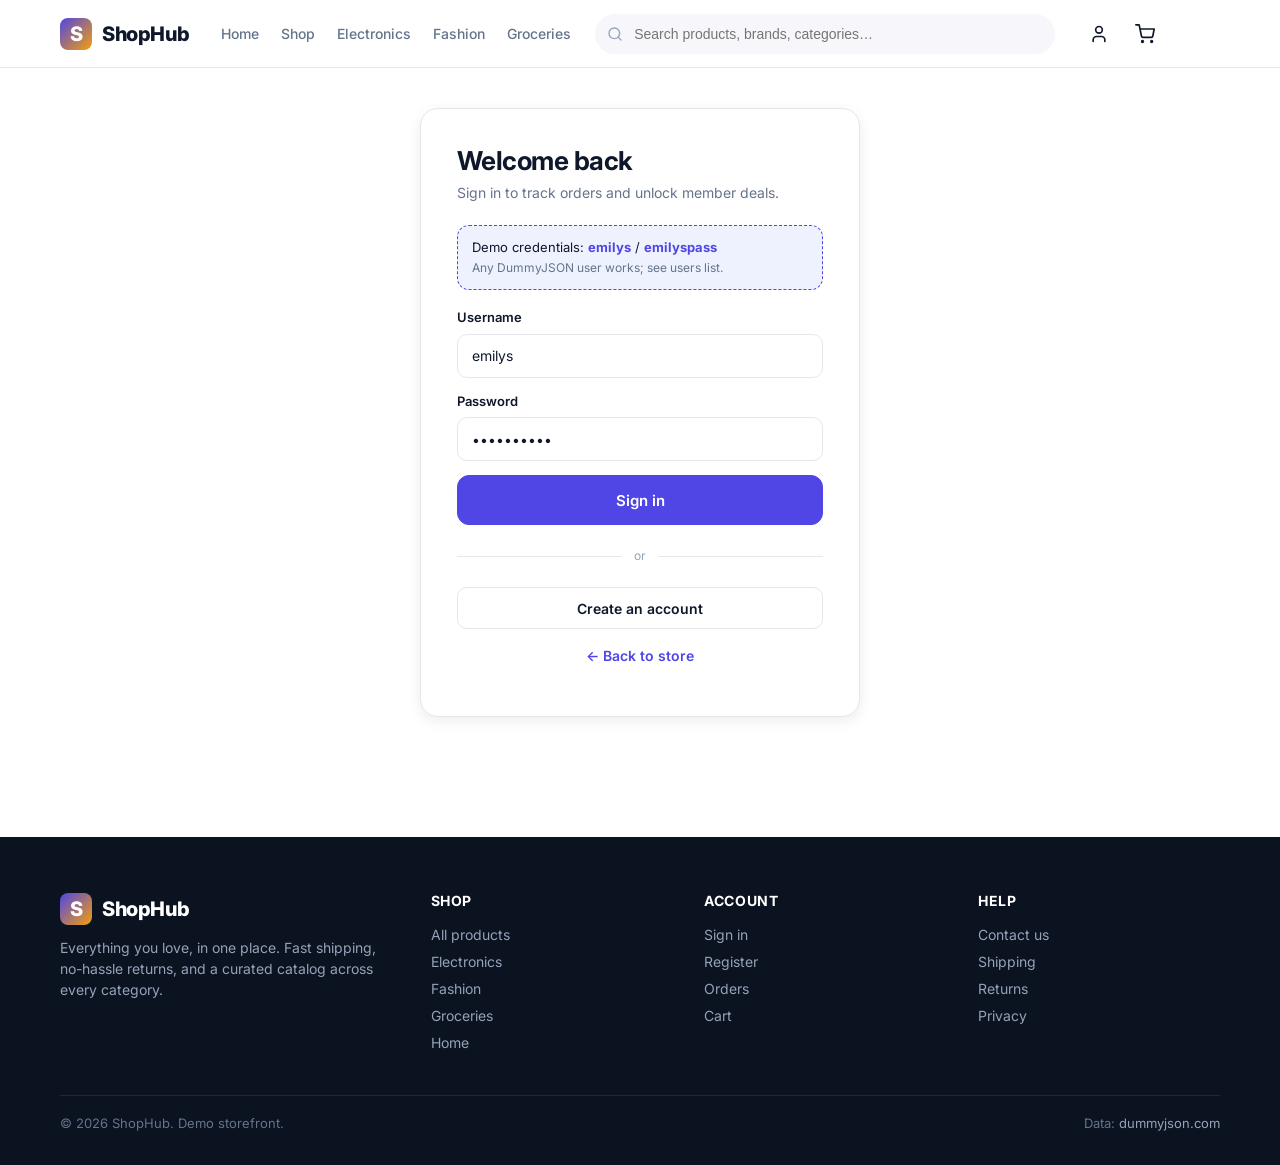
<file: account.html>
<!DOCTYPE html>
<html lang="en">
<head>
  <meta charset="UTF-8" />
  <meta name="viewport" content="width=device-width, initial-scale=1.0" />
  <title>Account · ShopHub</title>
  <link rel="preconnect" href="https://fonts.googleapis.com">
  <link rel="preconnect" href="https://fonts.gstatic.com" crossorigin>
  <link href="https://fonts.googleapis.com/css2?family=Inter:wght@400;500;600;700;800&display=swap" rel="stylesheet">
  <link rel="icon" href="assets/favicon.svg" type="image/svg+xml" />
  <link rel="stylesheet" href="css/styles.css" />
</head>
<body>
  <div id="site-header"></div>

  <main class="container">
    <h1 style="margin:32px 0 24px;">My account</h1>
    <div id="account-root"></div>
  </main>

  <div id="site-footer"></div>

  <script src="js/api.js"></script>
  <script src="js/auth.js"></script>
  <script src="js/cart.js"></script>
  <script src="js/ui.js"></script>
  <script src="js/account.js"></script>
</body>
</html>
</file>
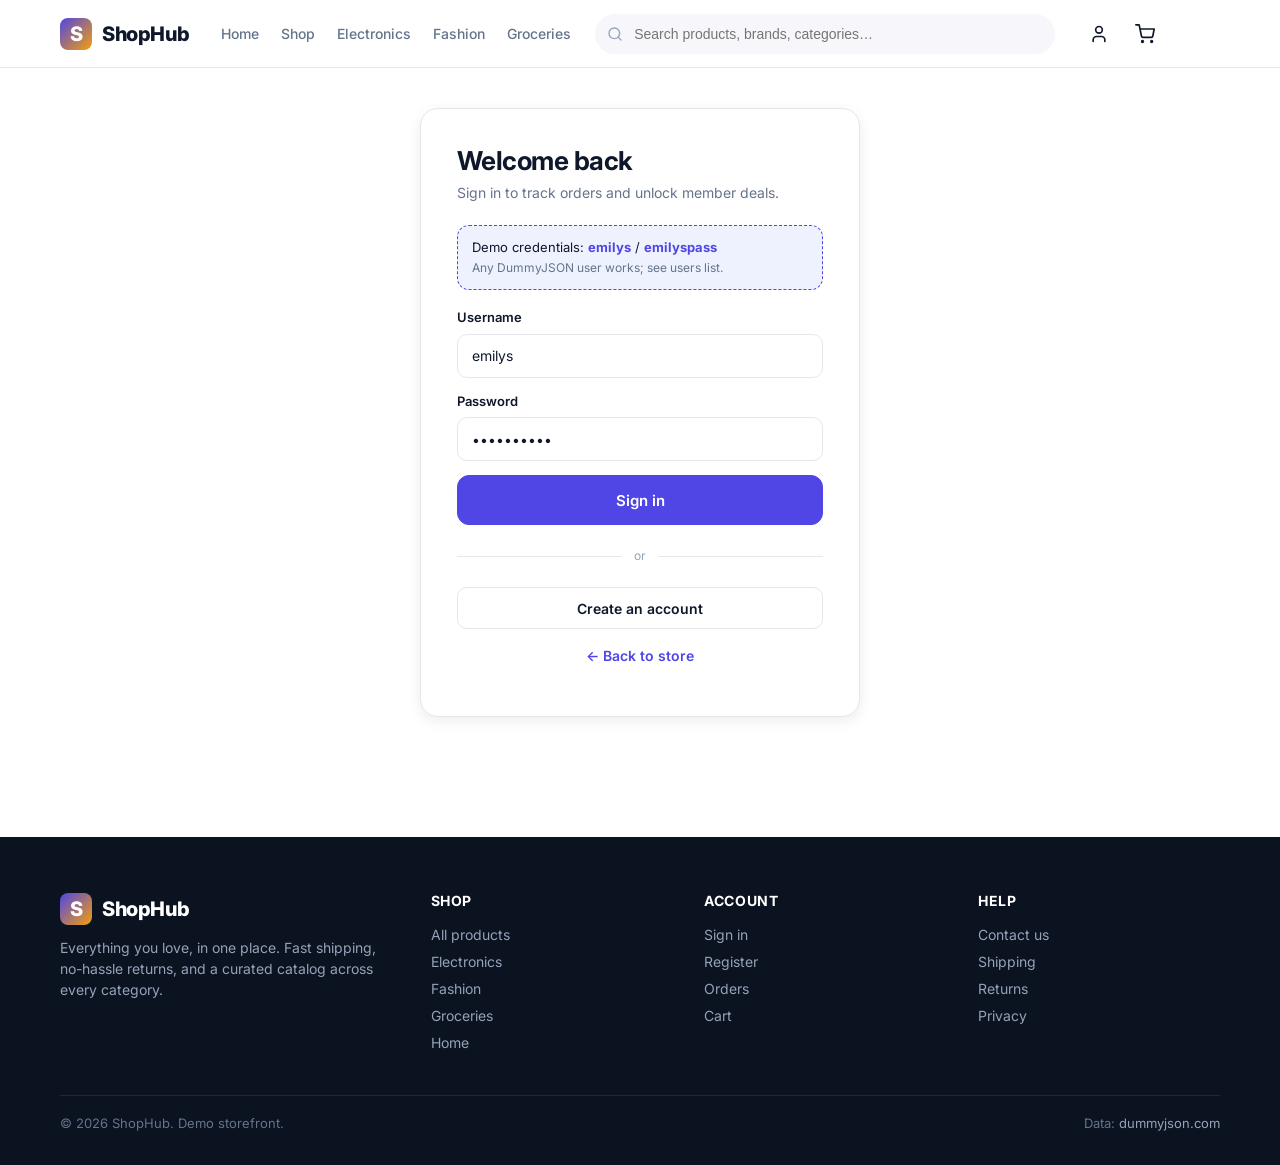
<file: admin.html>
<!DOCTYPE html>
<html lang="en">
<head>
  <meta charset="UTF-8" />
  <meta name="viewport" content="width=device-width, initial-scale=1.0" />
  <title>Admin · ShopHub</title>
  <link rel="preconnect" href="https://fonts.googleapis.com">
  <link rel="preconnect" href="https://fonts.gstatic.com" crossorigin>
  <link href="https://fonts.googleapis.com/css2?family=Inter:wght@400;500;600;700;800&display=swap" rel="stylesheet">
  <link rel="icon" href="assets/favicon.svg" type="image/svg+xml" />
  <link rel="stylesheet" href="css/styles.css" />
</head>
<body>
  <div id="site-header"></div>

  <main class="container admin-layout">
    <div style="display:flex;justify-content:space-between;align-items:flex-end;margin-bottom:24px;flex-wrap:wrap;gap:12px;">
      <div>
        <span class="kicker">Admin</span>
        <h1 style="margin:6px 0 0;">Dashboard</h1>
      </div>
      <div style="display:flex;gap:8px;align-items:center;">
        <span class="muted" style="font-size:13px;">Logged in as <b id="admin-name" style="color:var(--text);"></b></span>
      </div>
    </div>

    <div class="admin-stats" id="stats"></div>

    <div class="admin-toolbar">
      <input id="admin-search" placeholder="Search products by title…" style="height:40px;padding:0 14px;border:1px solid var(--border);border-radius:10px;background:var(--bg-elev);font-size:14px;min-width:280px;color:var(--text);"/>
      <button class="btn" id="add-product">+ Add product</button>
    </div>

    <div class="table-wrap">
      <table class="data">
        <thead>
          <tr>
            <th></th>
            <th>Product</th>
            <th>Category</th>
            <th>Brand</th>
            <th>Price</th>
            <th>Stock</th>
            <th>Rating</th>
            <th style="text-align:right;">Actions</th>
          </tr>
        </thead>
        <tbody id="rows"></tbody>
      </table>
    </div>
  </main>

  <!-- product modal -->
  <div class="modal-backdrop" id="modal-backdrop">
    <div class="modal">
      <button class="close" id="modal-close" aria-label="Close">×</button>
      <h3 id="modal-title">Add product</h3>
      <form id="product-form">
        <input type="hidden" name="id"/>
        <div class="form-group"><label>Title</label><input name="title" required/></div>
        <div class="form-row">
          <div class="form-group"><label>Category</label><input name="category" required/></div>
          <div class="form-group"><label>Brand</label><input name="brand"/></div>
        </div>
        <div class="form-row">
          <div class="form-group"><label>Price (USD)</label><input name="price" type="number" min="0" step="0.01" required/></div>
          <div class="form-group"><label>Discount %</label><input name="discountPercentage" type="number" min="0" max="100" step="0.1" value="0"/></div>
        </div>
        <div class="form-row">
          <div class="form-group"><label>Stock</label><input name="stock" type="number" min="0" value="0" required/></div>
          <div class="form-group"><label>Rating</label><input name="rating" type="number" min="0" max="5" step="0.1" value="4.5"/></div>
        </div>
        <div class="form-group"><label>Thumbnail URL</label><input name="thumbnail" type="url"/></div>
        <div class="form-group"><label>Description</label><textarea name="description"></textarea></div>
        <div style="display:flex;gap:8px;justify-content:flex-end;">
          <button type="button" class="btn secondary" id="modal-cancel">Cancel</button>
          <button type="submit" class="btn" id="modal-save">Save</button>
        </div>
      </form>
    </div>
  </div>

  <div id="site-footer"></div>

  <script src="js/api.js"></script>
  <script src="js/auth.js"></script>
  <script src="js/cart.js"></script>
  <script src="js/ui.js"></script>
  <script src="js/admin.js"></script>
</body>
</html>
</file>
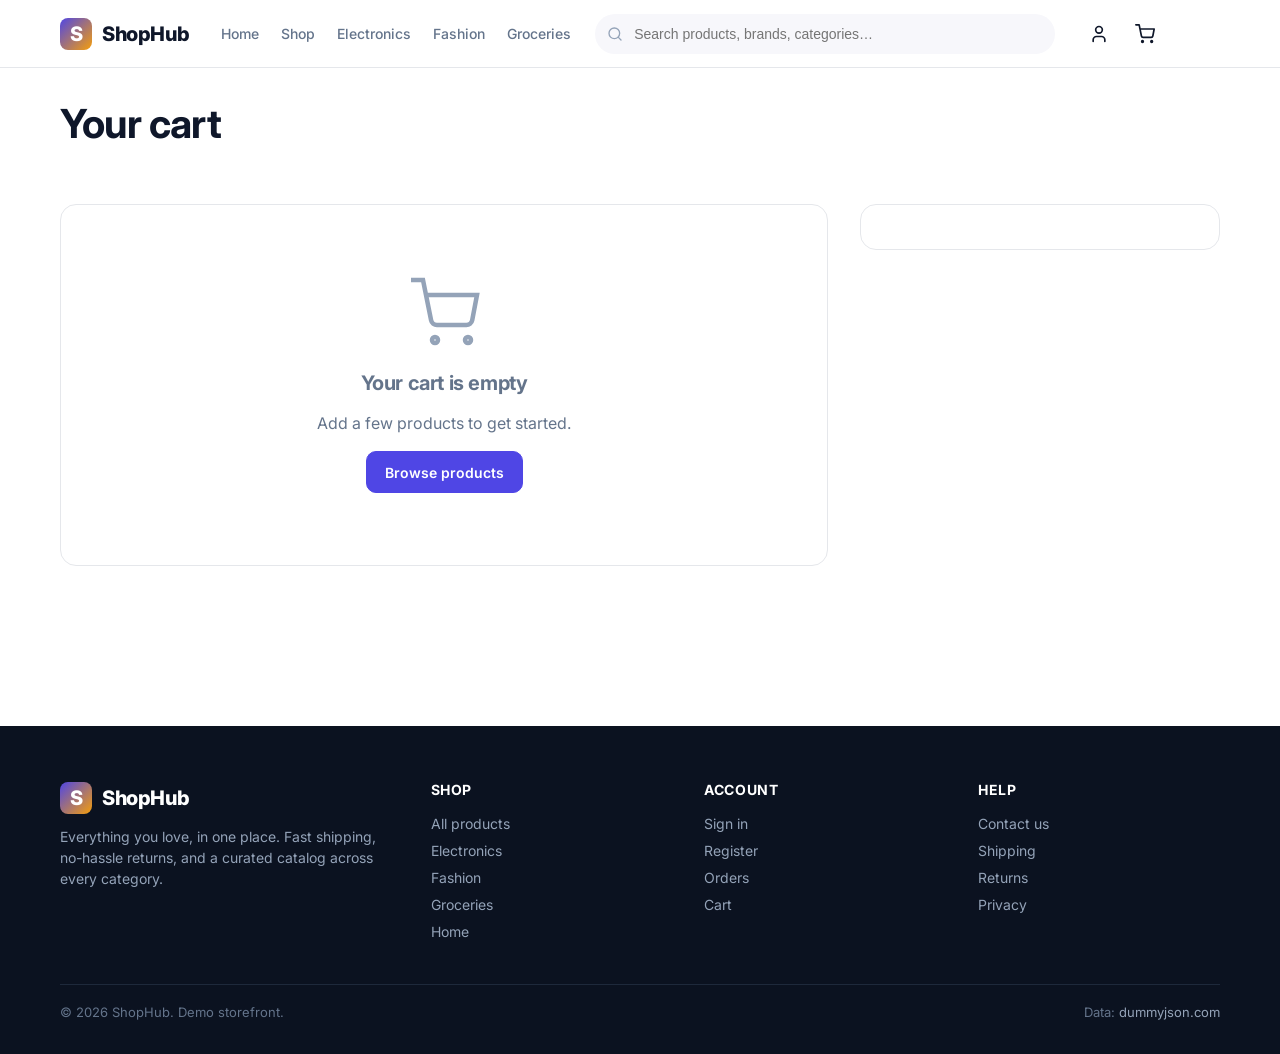
<file: cart.html>
<!DOCTYPE html>
<html lang="en">
<head>
  <meta charset="UTF-8" />
  <meta name="viewport" content="width=device-width, initial-scale=1.0" />
  <title>Cart · ShopHub</title>
  <link rel="preconnect" href="https://fonts.googleapis.com">
  <link rel="preconnect" href="https://fonts.gstatic.com" crossorigin>
  <link href="https://fonts.googleapis.com/css2?family=Inter:wght@400;500;600;700;800&display=swap" rel="stylesheet">
  <link rel="icon" href="assets/favicon.svg" type="image/svg+xml" />
  <link rel="stylesheet" href="css/styles.css" />
</head>
<body>
  <div id="site-header"></div>

  <main class="container">
    <h1 style="margin:32px 0 24px;">Your cart</h1>
    <div class="cart-layout">
      <div id="cart-items" class="cart-items"></div>
      <aside class="summary" id="summary"></aside>
    </div>
  </main>

  <div id="site-footer"></div>

  <script src="js/api.js"></script>
  <script src="js/auth.js"></script>
  <script src="js/cart.js"></script>
  <script src="js/ui.js"></script>
  <script src="js/cart-page.js"></script>
</body>
</html>
</file>
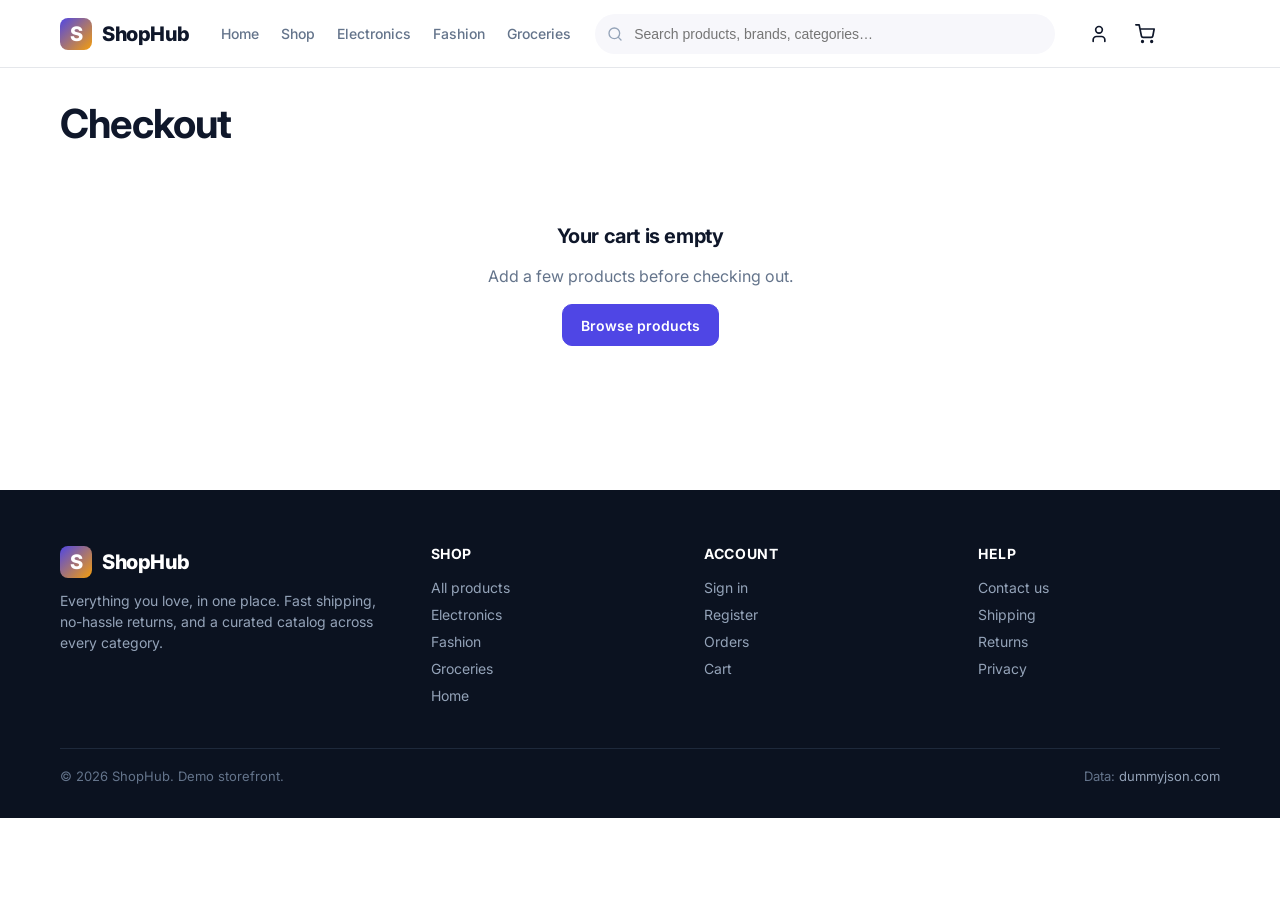
<file: checkout.html>
<!DOCTYPE html>
<html lang="en">
<head>
  <meta charset="UTF-8" />
  <meta name="viewport" content="width=device-width, initial-scale=1.0" />
  <title>Checkout · ShopHub</title>
  <link rel="preconnect" href="https://fonts.googleapis.com">
  <link rel="preconnect" href="https://fonts.gstatic.com" crossorigin>
  <link href="https://fonts.googleapis.com/css2?family=Inter:wght@400;500;600;700;800&display=swap" rel="stylesheet">
  <link rel="icon" href="assets/favicon.svg" type="image/svg+xml" />
  <link rel="stylesheet" href="css/styles.css" />
</head>
<body>
  <div id="site-header"></div>

  <main class="container">
    <h1 style="margin:32px 0 12px;">Checkout</h1>
    <div id="checkout-root"></div>
  </main>

  <div id="site-footer"></div>

  <script src="js/api.js"></script>
  <script src="js/auth.js"></script>
  <script src="js/cart.js"></script>
  <script src="js/ui.js"></script>
  <script src="js/checkout.js"></script>
</body>
</html>
</file>
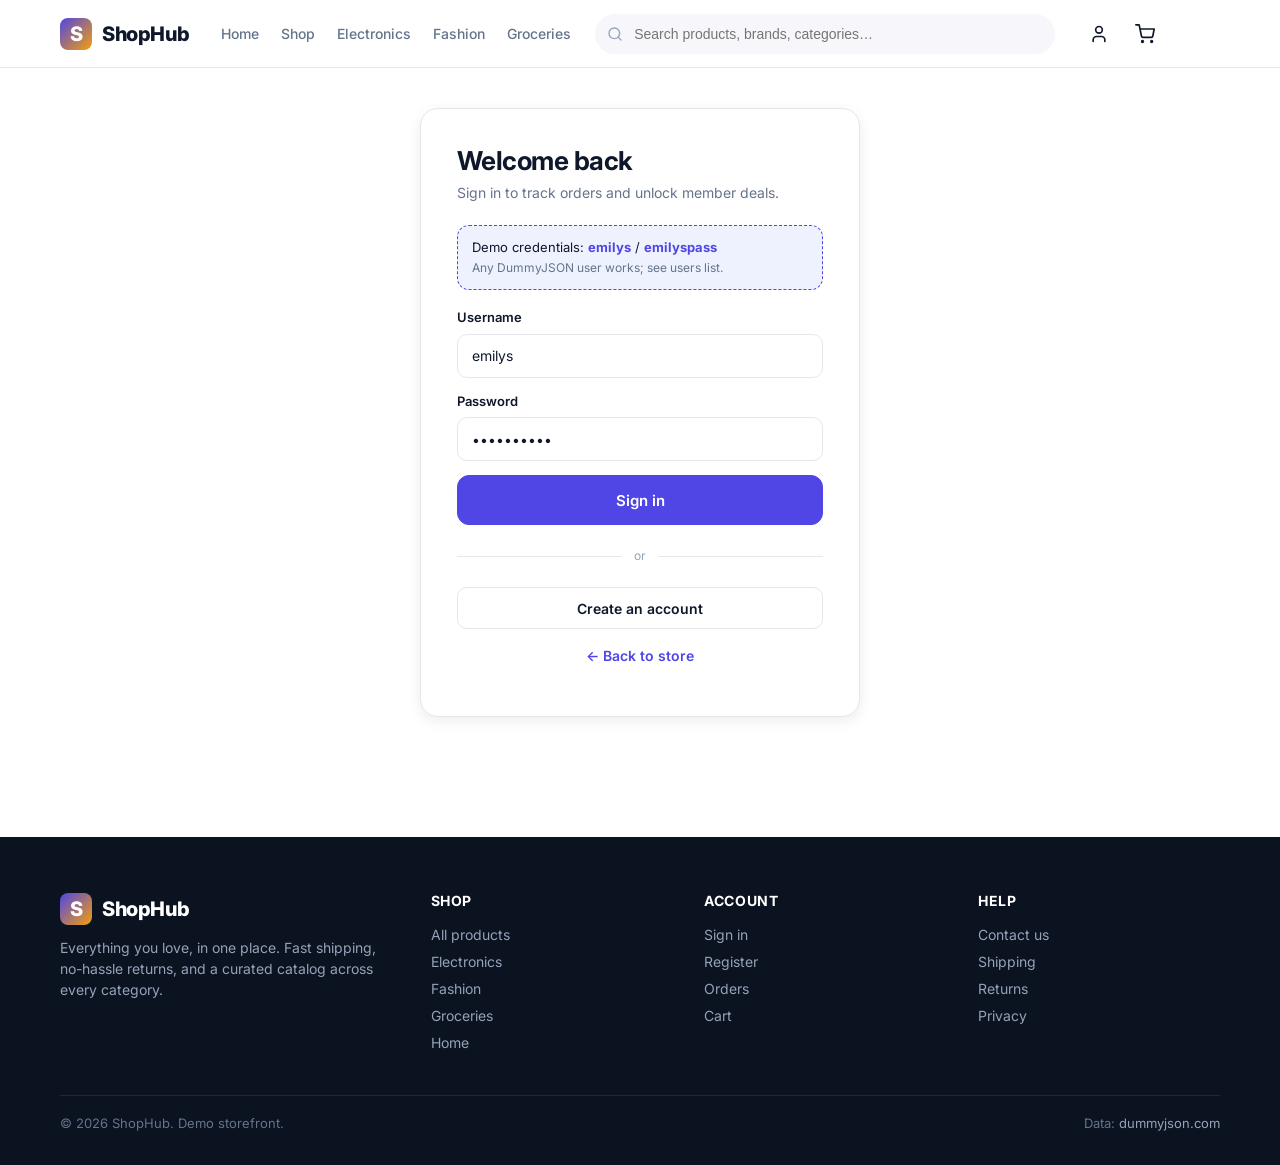
<file: login.html>
<!DOCTYPE html>
<html lang="en">
<head>
  <meta charset="UTF-8" />
  <meta name="viewport" content="width=device-width, initial-scale=1.0" />
  <title>Sign in · ShopHub</title>
  <link rel="preconnect" href="https://fonts.googleapis.com">
  <link rel="preconnect" href="https://fonts.gstatic.com" crossorigin>
  <link href="https://fonts.googleapis.com/css2?family=Inter:wght@400;500;600;700;800&display=swap" rel="stylesheet">
  <link rel="icon" href="assets/favicon.svg" type="image/svg+xml" />
  <link rel="stylesheet" href="css/styles.css" />
</head>
<body>
  <div id="site-header"></div>

  <main class="auth-wrap">
    <div class="auth-card">
      <h1>Welcome back</h1>
      <p class="muted">Sign in to track orders and unlock member deals.</p>

      <div class="demo-box">
        Demo credentials: <b>emilys</b> / <b>emilyspass</b>
        <br><span class="muted" style="font-size:12px;">Any DummyJSON user works; see <a href="https://dummyjson.com/users" target="_blank" rel="noopener">users list</a>.</span>
      </div>

      <form id="login-form">
        <div class="form-group">
          <label>Username</label>
          <input name="username" required autocomplete="username" value="emilys"/>
        </div>
        <div class="form-group">
          <label>Password</label>
          <input name="password" type="password" required autocomplete="current-password" value="emilyspass"/>
        </div>
        <button class="btn block lg" type="submit" id="submit">Sign in</button>
      </form>

      <div class="divider">or</div>

      <a class="btn block secondary" href="register.html">Create an account</a>
      <p class="auth-foot"><a href="index.html">← Back to store</a></p>
    </div>
  </main>

  <div id="site-footer"></div>

  <script src="js/api.js"></script>
  <script src="js/auth.js"></script>
  <script src="js/cart.js"></script>
  <script src="js/ui.js"></script>
  <script src="js/login.js"></script>
</body>
</html>
</file>
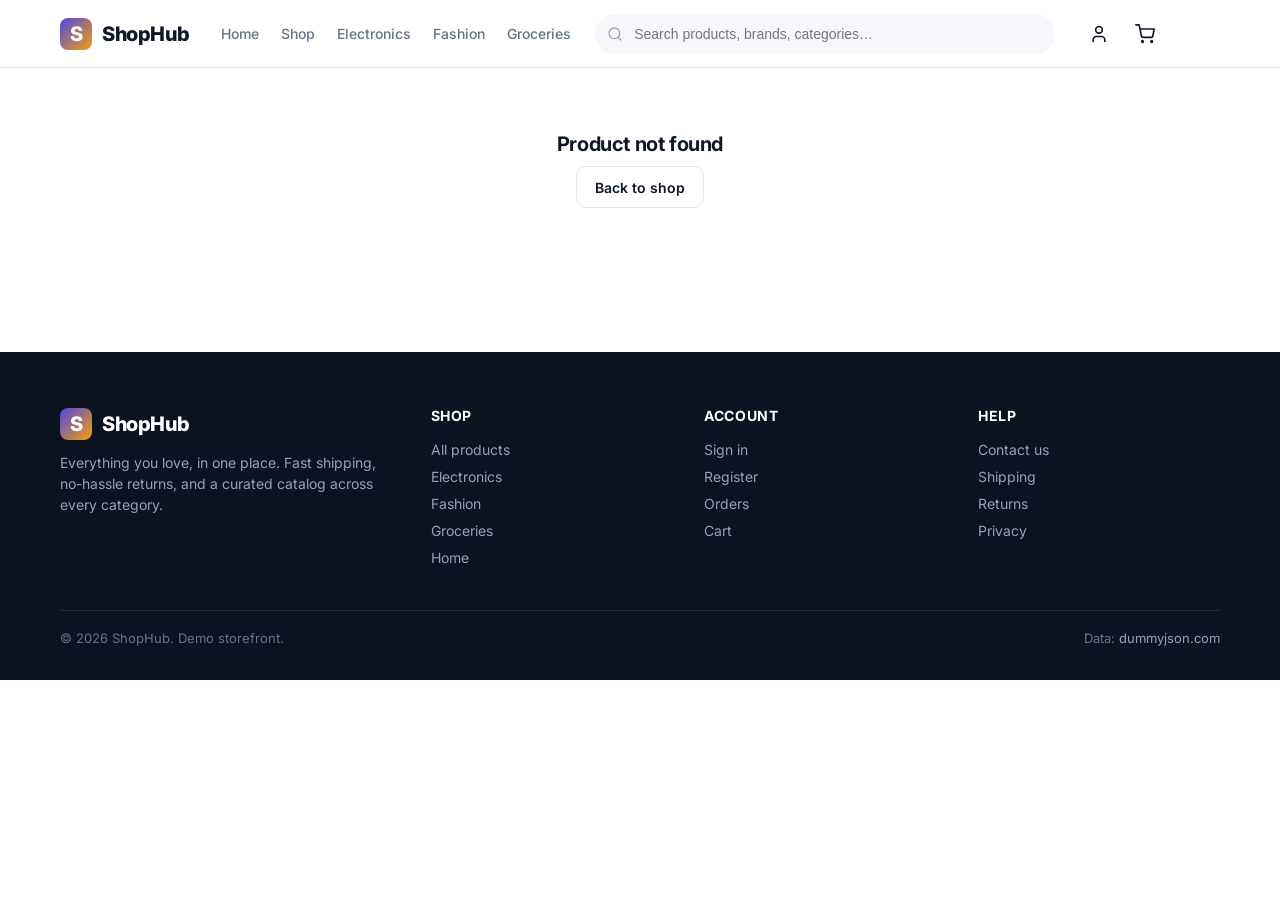
<file: product.html>
<!DOCTYPE html>
<html lang="en">
<head>
  <meta charset="UTF-8" />
  <meta name="viewport" content="width=device-width, initial-scale=1.0" />
  <title>Product · ShopHub</title>
  <link rel="preconnect" href="https://fonts.googleapis.com">
  <link rel="preconnect" href="https://fonts.gstatic.com" crossorigin>
  <link href="https://fonts.googleapis.com/css2?family=Inter:wght@400;500;600;700;800&display=swap" rel="stylesheet">
  <link rel="icon" href="assets/favicon.svg" type="image/svg+xml" />
  <link rel="stylesheet" href="css/styles.css" />
</head>
<body>
  <div id="site-header"></div>

  <main class="container">
    <div id="pd-content"></div>

    <section class="section" id="related-section" hidden>
      <div class="section-head"><h2>You may also like</h2></div>
      <div id="related" class="product-grid"></div>
    </section>
  </main>

  <div id="site-footer"></div>

  <script src="js/api.js"></script>
  <script src="js/auth.js"></script>
  <script src="js/cart.js"></script>
  <script src="js/ui.js"></script>
  <script src="js/product.js"></script>
</body>
</html>
</file>
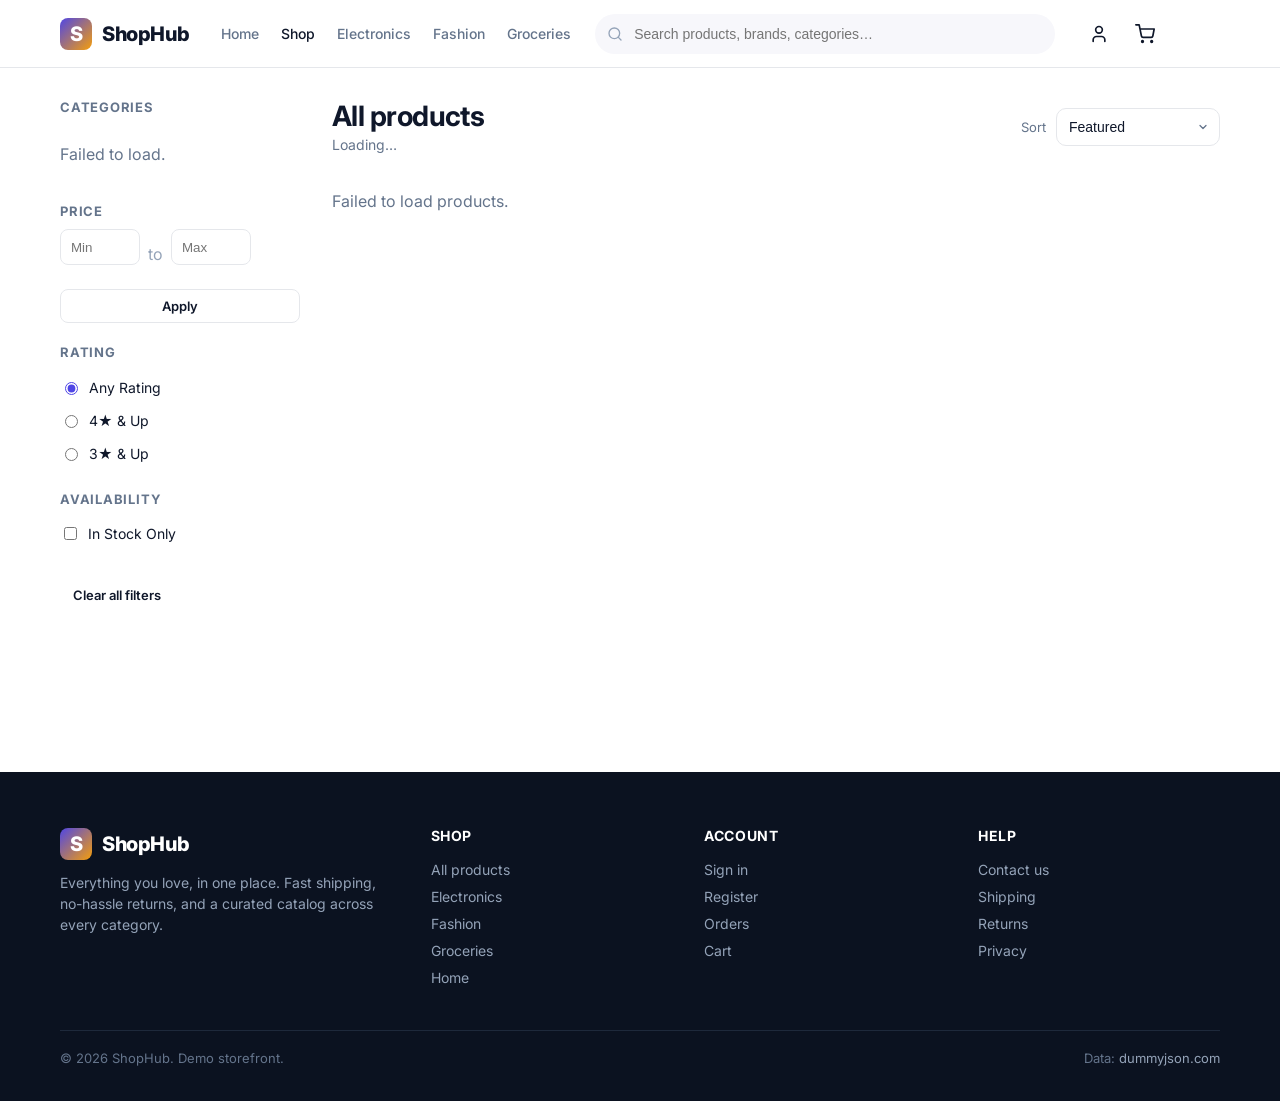
<file: products.html>
<!DOCTYPE html>
<html lang="en">
<head>
  <meta charset="UTF-8" />
  <meta name="viewport" content="width=device-width, initial-scale=1.0" />
  <title>Shop · ShopHub</title>
  <link rel="preconnect" href="https://fonts.googleapis.com">
  <link rel="preconnect" href="https://fonts.gstatic.com" crossorigin>
  <link href="https://fonts.googleapis.com/css2?family=Inter:wght@400;500;600;700;800&display=swap" rel="stylesheet">
  <link rel="icon" href="assets/favicon.svg" type="image/svg+xml" />
  <link rel="stylesheet" href="css/styles.css" />
</head>
<body>
  <div id="site-header"></div>

  <main class="container">
    <div class="listing">
      <aside class="filters">
        <div class="filter-group">
          <h4>Categories</h4>
          <div id="cat-filter" style="max-height:340px;overflow:auto;padding-right:8px;"></div>
        </div>
        <div class="filter-group">
          <h4>Price</h4>
          <div style="display:flex;gap:8px;align-items:center;">
            <input id="min-price" type="number" min="0" placeholder="Min" class="form-group" style="height:36px;padding:0 10px;border:1px solid var(--border);border-radius:8px;width:80px;background:var(--bg-elev);"/>
            <span class="dim">to</span>
            <input id="max-price" type="number" min="0" placeholder="Max" class="form-group" style="height:36px;padding:0 10px;border:1px solid var(--border);border-radius:8px;width:80px;background:var(--bg-elev);"/>
          </div>
          <button id="apply-price" class="btn sm secondary" style="margin-top:10px;width:100%;">Apply</button>
        </div>
        <div class="filter-group">
          <h4>Rating</h4>
          <label><input type="radio" name="rating" value="" checked /> Any rating</label>
          <label><input type="radio" name="rating" value="4" /> 4★ & up</label>
          <label><input type="radio" name="rating" value="3" /> 3★ & up</label>
        </div>
        <div class="filter-group">
          <h4>Availability</h4>
          <label><input type="checkbox" id="in-stock"/> In stock only</label>
        </div>
        <button id="clear-filters" class="btn sm ghost" style="margin-top:6px;">Clear all filters</button>
      </aside>

      <section>
        <div class="listing-head">
          <div>
            <h2 id="listing-title" style="margin:0;">All products</h2>
            <div class="count" id="listing-count">Loading…</div>
          </div>
          <div style="display:flex;gap:10px;align-items:center;">
            <label class="muted" style="font-size:13px;">Sort</label>
            <select id="sort" class="select">
              <option value="">Featured</option>
              <option value="price-asc">Price: low → high</option>
              <option value="price-desc">Price: high → low</option>
              <option value="rating-desc">Rating: high → low</option>
              <option value="title-asc">Name: A → Z</option>
              <option value="title-desc">Name: Z → A</option>
            </select>
          </div>
        </div>
        <div id="grid" class="product-grid"></div>
        <div id="pagination" class="pagination"></div>
      </section>
    </div>
  </main>

  <div id="site-footer"></div>

  <script src="js/api.js"></script>
  <script src="js/auth.js"></script>
  <script src="js/cart.js"></script>
  <script src="js/ui.js"></script>
  <script src="js/products.js"></script>
</body>
</html>
</file>
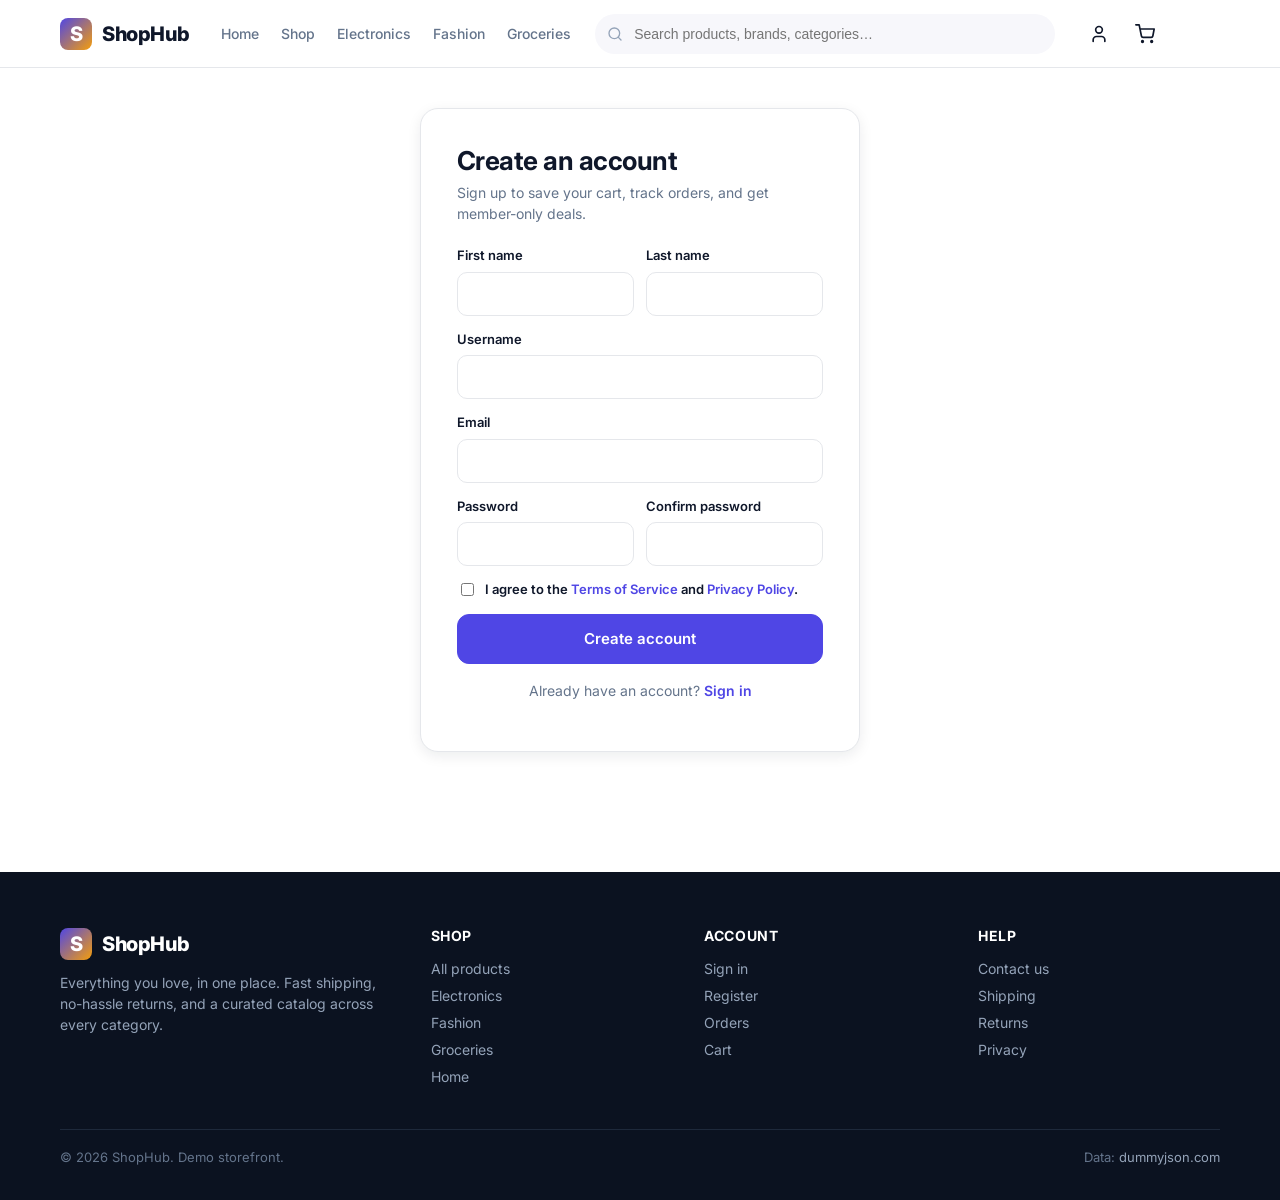
<file: register.html>
<!DOCTYPE html>
<html lang="en">
<head>
  <meta charset="UTF-8" />
  <meta name="viewport" content="width=device-width, initial-scale=1.0" />
  <title>Create account · ShopHub</title>
  <link rel="preconnect" href="https://fonts.googleapis.com">
  <link rel="preconnect" href="https://fonts.gstatic.com" crossorigin>
  <link href="https://fonts.googleapis.com/css2?family=Inter:wght@400;500;600;700;800&display=swap" rel="stylesheet">
  <link rel="icon" href="assets/favicon.svg" type="image/svg+xml" />
  <link rel="stylesheet" href="css/styles.css" />
</head>
<body>
  <div id="site-header"></div>

  <main class="auth-wrap">
    <div class="auth-card">
      <h1>Create an account</h1>
      <p class="muted">Sign up to save your cart, track orders, and get member-only deals.</p>

      <form id="register-form">
        <div class="form-row">
          <div class="form-group"><label>First name</label><input name="firstName" required/></div>
          <div class="form-group"><label>Last name</label><input name="lastName" required/></div>
        </div>
        <div class="form-group"><label>Username</label><input name="username" required autocomplete="username"/></div>
        <div class="form-group"><label>Email</label><input name="email" type="email" required autocomplete="email"/></div>
        <div class="form-row">
          <div class="form-group"><label>Password</label><input name="password" type="password" required minlength="6" autocomplete="new-password"/></div>
          <div class="form-group"><label>Confirm password</label><input name="confirm" type="password" required minlength="6" autocomplete="new-password"/></div>
        </div>
        <div class="form-group" style="display:flex;align-items:center;gap:8px;font-size:13px;color:var(--text-muted);">
          <input id="terms" type="checkbox" required style="width:auto;height:auto;"/>
          <label for="terms" style="margin:0;">I agree to the <a href="#" style="color:var(--primary);">Terms of Service</a> and <a href="#" style="color:var(--primary);">Privacy Policy</a>.</label>
        </div>
        <button class="btn block lg" type="submit" id="submit">Create account</button>
      </form>

      <p class="auth-foot">Already have an account? <a href="login.html">Sign in</a></p>
    </div>
  </main>

  <div id="site-footer"></div>

  <script src="js/api.js"></script>
  <script src="js/auth.js"></script>
  <script src="js/cart.js"></script>
  <script src="js/ui.js"></script>
  <script src="js/register.js"></script>
</body>
</html>
</file>
<file: css/styles.css>
/* ============================================================
   ShopHub — design tokens & global styles
   ============================================================ */
:root {
  --bg: #ffffff;
  --bg-muted: #f7f7fb;
  --bg-elev: #ffffff;
  --border: #e5e7eb;
  --border-strong: #d1d5db;
  --text: #0f172a;
  --text-muted: #64748b;
  --text-dim: #94a3b8;
  --primary: #4f46e5;
  --primary-hover: #4338ca;
  --primary-soft: #eef2ff;
  --accent: #f59e0b;
  --accent-hover: #d97706;
  --success: #10b981;
  --danger: #ef4444;
  --warning: #f59e0b;
  --radius-sm: 6px;
  --radius: 10px;
  --radius-lg: 16px;
  --shadow-sm: 0 1px 2px rgba(15, 23, 42, 0.06);
  --shadow: 0 4px 14px rgba(15, 23, 42, 0.08);
  --shadow-lg: 0 12px 32px rgba(15, 23, 42, 0.12);
  --container: 1200px;
  --header-h: 68px;
  --font: "Inter", system-ui, -apple-system, "Segoe UI", Roboto, "Helvetica Neue", Arial, sans-serif;
}

* { box-sizing: border-box; }
html, body { margin: 0; padding: 0; }
body {
  font-family: var(--font);
  color: var(--text);
  background: var(--bg);
  line-height: 1.5;
  -webkit-font-smoothing: antialiased;
  text-rendering: optimizeLegibility;
}
a { color: inherit; text-decoration: none; }
a:hover { color: var(--primary); }
img { max-width: 100%; display: block; }
button { font-family: inherit; }

.container { width: 100%; max-width: var(--container); margin: 0 auto; padding: 0 20px; }

/* ---------- header ---------- */
.site-header {
  position: sticky; top: 0; z-index: 50;
  background: rgba(255,255,255,0.92);
  backdrop-filter: saturate(180%) blur(12px);
  -webkit-backdrop-filter: saturate(180%) blur(12px);
  border-bottom: 1px solid var(--border);
  height: var(--header-h);
  display: flex; align-items: center;
}
.site-header .container { display: flex; align-items: center; gap: 24px; }
.brand {
  display: flex; align-items: center; gap: 10px;
  font-weight: 800; font-size: 20px; letter-spacing: -0.02em;
}
.brand-mark {
  width: 32px; height: 32px; border-radius: 8px;
  background: linear-gradient(135deg, var(--primary), var(--accent));
  display: grid; place-items: center; color: white; font-weight: 800;
}
.nav { display: flex; align-items: center; gap: 22px; margin-left: 8px; }
.nav a { color: var(--text-muted); font-weight: 500; font-size: 14px; }
.nav a.active, .nav a:hover { color: var(--text); }
.search-form { flex: 1; max-width: 460px; position: relative; }
.search-form input {
  width: 100%; height: 40px; padding: 0 14px 0 38px;
  background: var(--bg-muted); border: 1px solid transparent;
  border-radius: 999px; font-size: 14px; color: var(--text);
  transition: 0.15s;
}
.search-form input:focus { outline: none; background: var(--bg); border-color: var(--primary); }
.search-form svg {
  position: absolute; left: 12px; top: 50%; transform: translateY(-50%);
  color: var(--text-dim);
}
.header-actions { display: flex; align-items: center; gap: 6px; }
.icon-btn {
  position: relative;
  display: inline-grid; place-items: center;
  width: 40px; height: 40px; border-radius: 10px;
  background: transparent; border: 1px solid transparent; cursor: pointer;
  color: var(--text);
}
.icon-btn:hover { background: var(--bg-muted); }
.icon-btn .badge {
  position: absolute; top: 4px; right: 4px;
  min-width: 18px; height: 18px; padding: 0 5px;
  background: var(--accent); color: #fff; border-radius: 999px;
  font-size: 11px; font-weight: 700; line-height: 18px; text-align: center;
}
.menu-btn { display: none; }
@media (max-width: 880px) {
  .nav { display: none; }
  .menu-btn { display: inline-grid; }
}

/* ---------- footer ---------- */
.site-footer {
  margin-top: 80px;
  background: #0b1220; color: #cbd5e1;
}
.site-footer .container { padding-top: 56px; padding-bottom: 32px; }
.footer-grid { display: grid; grid-template-columns: 1.4fr 1fr 1fr 1fr; gap: 32px; }
.footer-grid h4 { color: #fff; font-size: 14px; letter-spacing: 0.04em; text-transform: uppercase; margin: 0 0 14px; }
.footer-grid a { display: block; color: #94a3b8; margin: 6px 0; font-size: 14px; }
.footer-grid a:hover { color: #fff; }
.footer-bottom { border-top: 1px solid #1e293b; margin-top: 36px; padding-top: 18px; font-size: 13px; color: #64748b; display: flex; justify-content: space-between; }
@media (max-width: 720px) { .footer-grid { grid-template-columns: 1fr 1fr; } }

/* ---------- buttons ---------- */
.btn {
  display: inline-flex; align-items: center; justify-content: center; gap: 8px;
  height: 42px; padding: 0 18px; border-radius: 10px;
  background: var(--primary); color: white; border: 1px solid var(--primary);
  font-weight: 600; font-size: 14px; cursor: pointer; transition: 0.15s;
  white-space: nowrap;
}
.btn:hover { background: var(--primary-hover); border-color: var(--primary-hover); color: white; }
.btn.secondary { background: var(--bg-elev); color: var(--text); border-color: var(--border); }
.btn.secondary:hover { background: var(--bg-muted); border-color: var(--border-strong); color: var(--text); }
.btn.ghost { background: transparent; color: var(--text); border-color: transparent; }
.btn.ghost:hover { background: var(--bg-muted); color: var(--text); }
.btn.accent { background: var(--accent); border-color: var(--accent); }
.btn.accent:hover { background: var(--accent-hover); border-color: var(--accent-hover); }
.btn.danger { background: var(--danger); border-color: var(--danger); }
.btn.lg { height: 50px; padding: 0 24px; font-size: 15px; border-radius: 12px; }
.btn.sm { height: 34px; padding: 0 12px; font-size: 13px; border-radius: 8px; }
.btn.block { width: 100%; }
.btn[disabled] { opacity: 0.6; cursor: not-allowed; }

/* ---------- typography ---------- */
h1, h2, h3, h4 { letter-spacing: -0.02em; line-height: 1.2; margin: 0 0 0.5em; }
h1 { font-size: 40px; }
h2 { font-size: 28px; }
h3 { font-size: 20px; }
.section { padding: 56px 0; }
.section-head { display: flex; align-items: baseline; justify-content: space-between; margin-bottom: 28px; gap: 16px; flex-wrap: wrap; }
.section-head h2 { margin: 0; }
.section-head .muted { color: var(--text-muted); font-size: 14px; }
.section-head a { color: var(--primary); font-weight: 600; font-size: 14px; }
.muted { color: var(--text-muted); }
.dim { color: var(--text-dim); }
.kicker { text-transform: uppercase; letter-spacing: 0.12em; font-size: 12px; color: var(--primary); font-weight: 700; }

/* ---------- hero ---------- */
.hero {
  position: relative;
  background:
    radial-gradient(900px 400px at 80% -20%, #ede9fe 0%, transparent 60%),
    radial-gradient(700px 400px at -10% 120%, #fef3c7 0%, transparent 60%),
    var(--bg-muted);
  border-bottom: 1px solid var(--border);
  overflow: hidden;
}
.hero-inner { display: grid; grid-template-columns: 1.1fr 0.9fr; gap: 40px; align-items: center; padding: 72px 0 64px; }
.hero h1 { font-size: 56px; line-height: 1.05; letter-spacing: -0.03em; margin: 14px 0 18px; }
.hero h1 span { background: linear-gradient(120deg, var(--primary), var(--accent)); -webkit-background-clip: text; background-clip: text; color: transparent; }
.hero p { font-size: 18px; color: var(--text-muted); max-width: 540px; margin: 0 0 28px; }
.hero-cta { display: flex; gap: 12px; flex-wrap: wrap; }
.hero-stats { display: flex; gap: 28px; margin-top: 36px; }
.hero-stats div b { font-size: 22px; }
.hero-stats div span { display: block; color: var(--text-muted); font-size: 13px; }
.hero-art { position: relative; aspect-ratio: 1 / 1; max-width: 480px; margin-left: auto; }
.hero-art .blob {
  position: absolute; inset: 0;
  background: linear-gradient(135deg, var(--primary), var(--accent));
  border-radius: 40% 60% 70% 30% / 40% 50% 60% 50%;
  filter: blur(2px); opacity: 0.18;
  animation: blob 12s ease-in-out infinite;
}
.hero-art .tile {
  position: absolute; background: var(--bg-elev); border: 1px solid var(--border);
  border-radius: 16px; padding: 14px; box-shadow: var(--shadow);
  display: flex; align-items: center; gap: 12px; min-width: 220px;
}
.hero-art .tile img { width: 56px; height: 56px; object-fit: contain; }
.hero-art .tile b { display: block; font-size: 14px; }
.hero-art .tile span { font-size: 12px; color: var(--text-muted); }
.hero-art .tile.t1 { top: 8%; left: -4%; }
.hero-art .tile.t2 { top: 40%; right: -6%; }
.hero-art .tile.t3 { bottom: 6%; left: 10%; }
@keyframes blob {
  0%, 100% { border-radius: 40% 60% 70% 30% / 40% 50% 60% 50%; }
  50% { border-radius: 60% 40% 30% 70% / 60% 30% 70% 40%; }
}
@media (max-width: 900px) {
  .hero-inner { grid-template-columns: 1fr; padding: 48px 0; }
  .hero h1 { font-size: 40px; }
  .hero-art { display: none; }
}

/* ---------- category chips / cards ---------- */
.chip-row { display: flex; gap: 10px; flex-wrap: wrap; }
.chip {
  display: inline-flex; align-items: center; gap: 6px;
  padding: 8px 14px; background: var(--bg-muted); border: 1px solid var(--border);
  border-radius: 999px; font-size: 13px; color: var(--text); cursor: pointer;
  text-transform: capitalize; transition: 0.15s;
}
.chip:hover { background: var(--primary-soft); border-color: var(--primary); color: var(--primary); }
.chip.active { background: var(--primary); border-color: var(--primary); color: white; }

.category-grid {
  display: grid; grid-template-columns: repeat(6, 1fr); gap: 16px;
}
@media (max-width: 1000px) { .category-grid { grid-template-columns: repeat(3, 1fr); } }
@media (max-width: 560px) { .category-grid { grid-template-columns: repeat(2, 1fr); } }
.category-card {
  display: flex; flex-direction: column; align-items: center; gap: 10px;
  padding: 22px 12px; background: var(--bg-muted); border: 1px solid var(--border);
  border-radius: 14px; text-align: center; cursor: pointer; transition: 0.2s;
  color: var(--text);
}
.category-card:hover { transform: translateY(-2px); background: var(--bg-elev); border-color: var(--primary); color: var(--primary); box-shadow: var(--shadow); }
.category-card .icon {
  width: 48px; height: 48px; border-radius: 12px;
  background: linear-gradient(135deg, var(--primary-soft), #fffbeb);
  display: grid; place-items: center;
  font-size: 22px;
}
.category-card span { font-size: 13px; font-weight: 600; text-transform: capitalize; }

/* ---------- product grid / card ---------- */
.product-grid {
  display: grid; grid-template-columns: repeat(4, 1fr); gap: 22px;
}
@media (max-width: 1024px) { .product-grid { grid-template-columns: repeat(3, 1fr); } }
@media (max-width: 760px) { .product-grid { grid-template-columns: repeat(2, 1fr); } }
@media (max-width: 440px) { .product-grid { grid-template-columns: 1fr; } }

.product-card {
  background: var(--bg-elev);
  border: 1px solid var(--border);
  border-radius: 14px;
  overflow: hidden;
  display: flex; flex-direction: column;
  transition: 0.18s;
  position: relative;
}
.product-card:hover { transform: translateY(-3px); box-shadow: var(--shadow); border-color: var(--border-strong); }
.product-thumb {
  aspect-ratio: 1 / 1; background: var(--bg-muted);
  display: grid; place-items: center; padding: 18px; position: relative;
  overflow: hidden;
}
.product-thumb img {
  max-width: 100%; max-height: 100%; object-fit: contain;
  transition: 0.3s;
}
.product-card:hover .product-thumb img { transform: scale(1.05); }
.product-tag {
  position: absolute; top: 10px; left: 10px;
  background: var(--accent); color: white;
  padding: 4px 9px; border-radius: 999px; font-size: 11px; font-weight: 700;
}
.product-tag.new { background: var(--success); }
.product-tag.low { background: var(--danger); }
.product-body { padding: 14px 16px 16px; display: flex; flex-direction: column; gap: 6px; flex: 1; }
.product-brand { font-size: 11px; color: var(--text-dim); text-transform: uppercase; letter-spacing: 0.06em; }
.product-name { font-weight: 600; font-size: 14px; min-height: 40px; color: var(--text); }
.product-rating { display: flex; align-items: center; gap: 4px; font-size: 12px; color: var(--text-muted); }
.product-rating .stars { color: var(--accent); }
.product-price-row { display: flex; align-items: baseline; gap: 8px; margin-top: 6px; }
.product-price { font-weight: 800; font-size: 18px; }
.product-price-old { color: var(--text-dim); text-decoration: line-through; font-size: 13px; }
.product-card .add-btn {
  margin-top: 12px;
  height: 38px; border-radius: 10px;
  background: var(--text); color: white; border: none; cursor: pointer;
  font-weight: 600; font-size: 13px;
  transition: 0.15s;
}
.product-card .add-btn:hover { background: var(--primary); }

/* ---------- listing layout ---------- */
.listing { display: grid; grid-template-columns: 240px 1fr; gap: 32px; padding: 32px 0 80px; }
@media (max-width: 880px) { .listing { grid-template-columns: 1fr; } }
.filters { position: sticky; top: calc(var(--header-h) + 16px); align-self: start; }
.filter-group { margin-bottom: 22px; }
.filter-group h4 { font-size: 13px; text-transform: uppercase; letter-spacing: 0.06em; color: var(--text-muted); margin: 0 0 10px; }
.filter-group label { display: flex; align-items: center; gap: 8px; padding: 6px 0; font-size: 14px; cursor: pointer; text-transform: capitalize; color: var(--text); }
.filter-group input[type="checkbox"], .filter-group input[type="radio"] { accent-color: var(--primary); }
.listing-head { display: flex; justify-content: space-between; align-items: center; margin-bottom: 18px; gap: 12px; flex-wrap: wrap; }
.listing-head .count { color: var(--text-muted); font-size: 14px; }
.select {
  height: 38px; padding: 0 32px 0 12px; border-radius: 10px;
  background: var(--bg-elev); border: 1px solid var(--border);
  font-size: 14px; color: var(--text); cursor: pointer;
  -webkit-appearance: none; appearance: none;
  background-image: url("data:image/svg+xml,%3Csvg xmlns='http://www.w3.org/2000/svg' width='12' height='12' viewBox='0 0 24 24' fill='none' stroke='%2364748b' stroke-width='2.5' stroke-linecap='round' stroke-linejoin='round'%3E%3Cpolyline points='6 9 12 15 18 9'%3E%3C/polyline%3E%3C/svg%3E");
  background-repeat: no-repeat; background-position: right 10px center;
}
.range-input { width: 100%; }

/* ---------- pagination ---------- */
.pagination { display: flex; gap: 6px; justify-content: center; margin-top: 32px; }
.pagination button {
  min-width: 38px; height: 38px; border-radius: 10px;
  border: 1px solid var(--border); background: var(--bg-elev); cursor: pointer;
  font-weight: 600; font-size: 14px; color: var(--text);
}
.pagination button:hover:not([disabled]) { border-color: var(--primary); color: var(--primary); }
.pagination button.active { background: var(--primary); color: white; border-color: var(--primary); }
.pagination button[disabled] { opacity: 0.4; cursor: not-allowed; }

/* ---------- product detail ---------- */
.pd { display: grid; grid-template-columns: 1fr 1fr; gap: 48px; padding: 32px 0 64px; }
@media (max-width: 880px) { .pd { grid-template-columns: 1fr; } }
.pd-gallery { display: flex; flex-direction: column; gap: 12px; }
.pd-gallery .main { aspect-ratio: 1 / 1; background: var(--bg-muted); border-radius: 16px; display: grid; place-items: center; padding: 32px; }
.pd-gallery .main img { max-width: 100%; max-height: 100%; object-fit: contain; }
.pd-gallery .thumbs { display: grid; grid-template-columns: repeat(5, 1fr); gap: 8px; }
.pd-gallery .thumbs button { aspect-ratio: 1 / 1; padding: 8px; background: var(--bg-muted); border: 2px solid var(--border); border-radius: 10px; cursor: pointer; display: grid; place-items: center; }
.pd-gallery .thumbs button.active { border-color: var(--primary); }
.pd-gallery .thumbs img { max-width: 100%; max-height: 100%; object-fit: contain; }
.pd-info { display: flex; flex-direction: column; gap: 14px; }
.pd-breadcrumb { font-size: 13px; color: var(--text-muted); margin-bottom: 4px; text-transform: capitalize; }
.pd-info h1 { font-size: 32px; margin: 0; }
.pd-meta { display: flex; gap: 16px; align-items: center; font-size: 14px; color: var(--text-muted); }
.pd-price { display: flex; align-items: baseline; gap: 12px; }
.pd-price .now { font-size: 36px; font-weight: 800; }
.pd-price .was { font-size: 16px; color: var(--text-dim); text-decoration: line-through; }
.pd-price .save { background: #dcfce7; color: #065f46; padding: 4px 10px; border-radius: 999px; font-size: 12px; font-weight: 700; }
.pd-description { color: var(--text-muted); }
.pd-actions { display: flex; gap: 12px; align-items: center; flex-wrap: wrap; }
.qty {
  display: inline-flex; align-items: center; gap: 0;
  background: var(--bg-muted); border-radius: 10px; padding: 4px;
}
.qty button { width: 32px; height: 32px; border-radius: 8px; border: none; background: transparent; cursor: pointer; font-size: 18px; color: var(--text); }
.qty button:hover { background: var(--bg-elev); }
.qty span { min-width: 32px; text-align: center; font-weight: 700; }
.pd-specs { background: var(--bg-muted); border-radius: 14px; padding: 16px; display: grid; grid-template-columns: 1fr 1fr; gap: 10px 24px; }
.pd-specs div { font-size: 13px; }
.pd-specs div b { color: var(--text); }
.pd-specs div span { color: var(--text-muted); }

/* ---------- reviews ---------- */
.reviews-list { display: grid; gap: 16px; }
.review {
  padding: 18px; background: var(--bg-elev); border: 1px solid var(--border); border-radius: 14px;
}
.review-head { display: flex; justify-content: space-between; font-size: 13px; color: var(--text-muted); }
.review-head b { color: var(--text); font-size: 14px; }
.review-stars { color: var(--accent); }

/* ---------- cart ---------- */
.cart-layout { display: grid; grid-template-columns: 1fr 360px; gap: 32px; padding: 32px 0 80px; }
@media (max-width: 880px) { .cart-layout { grid-template-columns: 1fr; } }
.cart-items { background: var(--bg-elev); border: 1px solid var(--border); border-radius: 16px; padding: 8px 18px; }
.cart-row { display: grid; grid-template-columns: 88px 1fr auto auto; gap: 16px; align-items: center; padding: 16px 0; border-bottom: 1px solid var(--border); }
.cart-row:last-child { border-bottom: none; }
.cart-row .thumb { aspect-ratio: 1 / 1; background: var(--bg-muted); border-radius: 12px; padding: 8px; display: grid; place-items: center; }
.cart-row .thumb img { max-width: 100%; max-height: 100%; object-fit: contain; }
.cart-row .name { font-weight: 600; font-size: 15px; }
.cart-row .meta { font-size: 13px; color: var(--text-muted); margin-top: 4px; }
.cart-row .price { font-weight: 700; }
.cart-row .remove { background: transparent; border: none; cursor: pointer; color: var(--text-dim); font-size: 13px; padding: 4px; }
.cart-row .remove:hover { color: var(--danger); }
.cart-empty { text-align: center; padding: 64px 16px; color: var(--text-muted); }
.cart-empty svg { width: 72px; height: 72px; margin: 0 auto 16px; color: var(--text-dim); }

.summary {
  background: var(--bg-elev); border: 1px solid var(--border);
  border-radius: 16px; padding: 22px; align-self: start;
  position: sticky; top: calc(var(--header-h) + 16px);
}
.summary h3 { margin: 0 0 14px; }
.summary-row { display: flex; justify-content: space-between; padding: 8px 0; color: var(--text-muted); font-size: 14px; }
.summary-row.total { border-top: 1px solid var(--border); margin-top: 8px; padding-top: 16px; color: var(--text); font-weight: 700; font-size: 18px; }
.summary input { width: 100%; height: 40px; padding: 0 12px; border: 1px solid var(--border); border-radius: 10px; font-size: 14px; background: var(--bg-elev); color: var(--text); }
.summary input:focus { outline: none; border-color: var(--primary); }

/* ---------- forms / auth ---------- */
.auth-wrap { display: flex; min-height: calc(100vh - var(--header-h) - 200px); align-items: center; justify-content: center; padding: 40px 20px; }
.auth-card {
  background: var(--bg-elev);
  border: 1px solid var(--border);
  border-radius: 18px;
  padding: 36px;
  width: 100%; max-width: 440px;
  box-shadow: var(--shadow);
}
.auth-card h1 { font-size: 26px; margin: 0 0 6px; }
.auth-card p.muted { margin: 0 0 22px; font-size: 14px; }
.form-group { margin-bottom: 14px; }
.form-group label { display: block; font-size: 13px; font-weight: 600; margin-bottom: 6px; color: var(--text); }
.form-group input, .form-group select, .form-group textarea {
  width: 100%; height: 44px; padding: 0 14px;
  border: 1px solid var(--border); border-radius: 10px;
  background: var(--bg-elev); font-size: 14px; color: var(--text);
  font-family: inherit;
}
.form-group textarea { height: auto; min-height: 100px; padding: 12px 14px; resize: vertical; }
.form-group input:focus, .form-group select:focus, .form-group textarea:focus { outline: none; border-color: var(--primary); box-shadow: 0 0 0 3px var(--primary-soft); }
.form-row { display: grid; grid-template-columns: 1fr 1fr; gap: 12px; }
.auth-foot { text-align: center; margin-top: 16px; font-size: 14px; color: var(--text-muted); }
.auth-foot a { color: var(--primary); font-weight: 600; }
.help { font-size: 12px; color: var(--text-muted); margin-top: 4px; }
.divider { display: flex; align-items: center; gap: 12px; margin: 22px 0; color: var(--text-dim); font-size: 12px; }
.divider::before, .divider::after { content: ""; flex: 1; height: 1px; background: var(--border); }
.demo-box {
  background: var(--primary-soft); border: 1px dashed var(--primary);
  padding: 12px 14px; border-radius: 12px; font-size: 13px; color: var(--text);
  margin-bottom: 18px;
}
.demo-box b { color: var(--primary); }

/* ---------- checkout ---------- */
.checkout { display: grid; grid-template-columns: 1.4fr 1fr; gap: 36px; padding: 32px 0 80px; }
@media (max-width: 880px) { .checkout { grid-template-columns: 1fr; } }
.step-card { background: var(--bg-elev); border: 1px solid var(--border); border-radius: 16px; padding: 24px; margin-bottom: 16px; }
.step-card h3 { display: flex; align-items: center; gap: 10px; margin: 0 0 16px; font-size: 17px; }
.step-num { width: 26px; height: 26px; border-radius: 50%; background: var(--primary); color: white; display: grid; place-items: center; font-size: 13px; font-weight: 700; }
.pay-grid { display: grid; grid-template-columns: 1fr 1fr 1fr; gap: 10px; }
.pay-option {
  padding: 14px; border: 1px solid var(--border); border-radius: 12px;
  cursor: pointer; text-align: center; transition: 0.15s; background: var(--bg-elev);
}
.pay-option.active { border-color: var(--primary); background: var(--primary-soft); }
.pay-option b { display: block; font-size: 13px; margin-top: 6px; }

/* ---------- account / orders ---------- */
.account-layout { display: grid; grid-template-columns: 240px 1fr; gap: 32px; padding: 32px 0 80px; }
@media (max-width: 880px) { .account-layout { grid-template-columns: 1fr; } }
.account-nav { background: var(--bg-elev); border: 1px solid var(--border); border-radius: 16px; padding: 14px; align-self: start; }
.account-user { padding: 14px; border-bottom: 1px solid var(--border); margin-bottom: 10px; }
.account-user .avatar { width: 56px; height: 56px; border-radius: 50%; background: linear-gradient(135deg, var(--primary), var(--accent)); color: white; display: grid; place-items: center; font-weight: 700; margin-bottom: 8px; }
.account-nav a { display: block; padding: 10px 12px; border-radius: 10px; font-size: 14px; color: var(--text-muted); }
.account-nav a:hover, .account-nav a.active { background: var(--primary-soft); color: var(--primary); }
.orders-list { display: grid; gap: 14px; }
.order-card { background: var(--bg-elev); border: 1px solid var(--border); border-radius: 14px; padding: 18px; }
.order-head { display: flex; justify-content: space-between; align-items: center; flex-wrap: wrap; gap: 10px; padding-bottom: 12px; border-bottom: 1px solid var(--border); margin-bottom: 12px; }
.order-head b { font-size: 15px; }
.order-head .status { padding: 4px 10px; border-radius: 999px; font-size: 12px; font-weight: 700; background: #dcfce7; color: #065f46; }
.order-head .status.pending { background: #fef3c7; color: #92400e; }
.order-items { display: flex; gap: 12px; overflow-x: auto; padding: 4px 0; }
.order-items .thumb { width: 64px; height: 64px; background: var(--bg-muted); border-radius: 10px; padding: 6px; display: grid; place-items: center; flex-shrink: 0; }
.order-items .thumb img { max-width: 100%; max-height: 100%; object-fit: contain; }
.order-foot { display: flex; justify-content: space-between; margin-top: 12px; padding-top: 12px; border-top: 1px solid var(--border); font-size: 14px; color: var(--text-muted); }
.order-foot b { color: var(--text); }

/* ---------- admin ---------- */
.admin-layout { padding: 32px 0 80px; }
.admin-stats { display: grid; grid-template-columns: repeat(4, 1fr); gap: 16px; margin-bottom: 28px; }
@media (max-width: 800px) { .admin-stats { grid-template-columns: repeat(2, 1fr); } }
.stat-card { background: var(--bg-elev); border: 1px solid var(--border); border-radius: 14px; padding: 18px; }
.stat-card .label { font-size: 12px; text-transform: uppercase; letter-spacing: 0.08em; color: var(--text-muted); }
.stat-card .value { font-size: 28px; font-weight: 800; margin-top: 6px; letter-spacing: -0.02em; }
.stat-card .delta { font-size: 12px; color: var(--success); margin-top: 4px; }
.admin-toolbar { display: flex; justify-content: space-between; align-items: center; margin-bottom: 16px; gap: 12px; flex-wrap: wrap; }
.table-wrap { background: var(--bg-elev); border: 1px solid var(--border); border-radius: 14px; overflow: hidden; }
table.data { width: 100%; border-collapse: collapse; }
table.data th, table.data td { padding: 12px 16px; text-align: left; font-size: 14px; border-bottom: 1px solid var(--border); }
table.data th { background: var(--bg-muted); font-size: 12px; text-transform: uppercase; letter-spacing: 0.06em; color: var(--text-muted); font-weight: 600; }
table.data tr:last-child td { border-bottom: none; }
table.data tr:hover td { background: var(--bg-muted); }
table.data .thumb { width: 40px; height: 40px; background: var(--bg-muted); border-radius: 8px; padding: 4px; display: grid; place-items: center; }
table.data .thumb img { max-width: 100%; max-height: 100%; object-fit: contain; }
.row-actions { display: flex; gap: 6px; }
.row-actions button { padding: 6px 10px; border-radius: 8px; border: 1px solid var(--border); background: var(--bg-elev); cursor: pointer; font-size: 12px; color: var(--text); }
.row-actions button.edit:hover { border-color: var(--primary); color: var(--primary); }
.row-actions button.del:hover { border-color: var(--danger); color: var(--danger); }

/* ---------- modal ---------- */
.modal-backdrop {
  position: fixed; inset: 0; background: rgba(15, 23, 42, 0.55);
  display: none; align-items: center; justify-content: center; z-index: 200; padding: 20px;
}
.modal-backdrop.open { display: flex; }
.modal {
  background: var(--bg-elev); border-radius: 18px; padding: 28px;
  width: 100%; max-width: 520px;
  max-height: 88vh; overflow: auto;
  box-shadow: var(--shadow-lg);
}
.modal h3 { margin: 0 0 14px; }
.modal .close { float: right; background: transparent; border: none; cursor: pointer; color: var(--text-muted); font-size: 22px; line-height: 1; }

/* ---------- toast ---------- */
.toast-stack { position: fixed; bottom: 24px; right: 24px; display: flex; flex-direction: column; gap: 8px; z-index: 300; }
.toast {
  background: #0f172a; color: white; padding: 12px 16px; border-radius: 12px;
  font-size: 14px; box-shadow: var(--shadow-lg); display: flex; align-items: center; gap: 10px;
  animation: slideIn 0.25s ease;
}
.toast.success { background: var(--success); }
.toast.error { background: var(--danger); }
.toast.warn { background: var(--warning); }
@keyframes slideIn { from { opacity: 0; transform: translateY(10px); } to { opacity: 1; transform: translateY(0); } }

/* ---------- skeleton ---------- */
.skeleton { background: linear-gradient(90deg, #f1f5f9 0%, #e2e8f0 50%, #f1f5f9 100%); background-size: 200% 100%; animation: shimmer 1.4s linear infinite; border-radius: 6px; }
@keyframes shimmer { 0% { background-position: 200% 0; } 100% { background-position: -200% 0; } }
.product-card.loading .product-thumb { background: #f1f5f9; }
.product-card.loading .product-thumb::after { content: ""; position: absolute; inset: 0; background: linear-gradient(90deg, transparent 0%, rgba(255,255,255,0.6) 50%, transparent 100%); animation: shimmer 1.4s linear infinite; }
.product-card.loading .product-body * { background: var(--bg-muted); color: transparent !important; border-radius: 6px; }

/* ---------- misc ---------- */
.empty-state { text-align: center; padding: 64px 16px; color: var(--text-muted); }
.empty-state h3 { color: var(--text); }
.empty-state svg { width: 64px; height: 64px; margin: 0 auto 12px; color: var(--text-dim); }
.banner-cta {
  background: linear-gradient(120deg, var(--primary), #7c3aed);
  color: white; padding: 40px; border-radius: 20px;
  display: flex; align-items: center; justify-content: space-between; gap: 24px; flex-wrap: wrap;
}
.banner-cta h2 { color: white; margin: 0 0 6px; }
.banner-cta p { margin: 0; opacity: 0.9; }
.banner-cta .btn { background: white; color: var(--primary); border-color: white; }
.banner-cta .btn:hover { background: #f3f4f6; color: var(--primary); }

/* ---------- features strip ---------- */
.features { display: grid; grid-template-columns: repeat(4, 1fr); gap: 16px; }
@media (max-width: 800px) { .features { grid-template-columns: repeat(2, 1fr); } }
.feature { display: flex; gap: 14px; padding: 18px; background: var(--bg-muted); border-radius: 14px; align-items: flex-start; }
.feature .icon { width: 40px; height: 40px; border-radius: 10px; background: var(--bg-elev); display: grid; place-items: center; color: var(--primary); flex-shrink: 0; }
.feature b { display: block; font-size: 14px; }
.feature span { font-size: 13px; color: var(--text-muted); }
</file>
